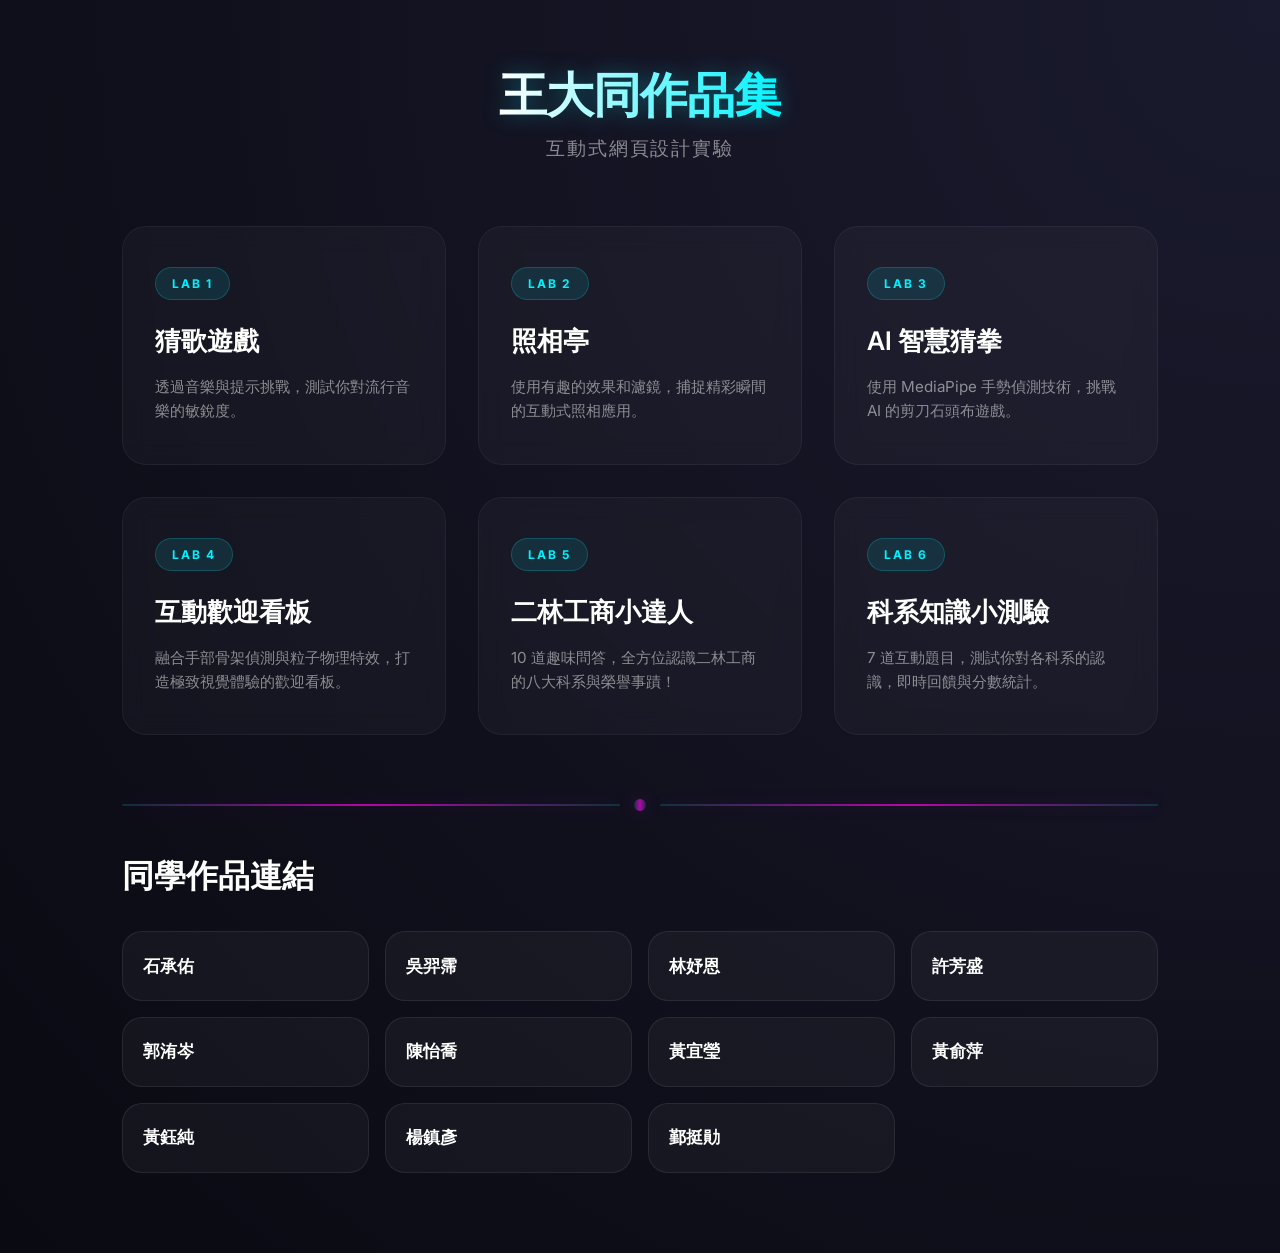
<file: index.html>
<!DOCTYPE html>
<html lang="zh-TW">
<head>
    <meta charset="UTF-8">
    <meta name="viewport" content="width=device-width, initial-scale=1.0">
    <title>IM Web Labs</title>
    <link rel="preconnect" href="https://fonts.googleapis.com">
    <link rel="preconnect" href="https://fonts.gstatic.com" crossorigin>
    <link href="https://fonts.googleapis.com/css2?family=Inter:wght@400;600&display=swap" rel="stylesheet">
    <link rel="stylesheet" href="style.css">
</head>
<body>

    <div class="header">
        <h1>王大同作品集</h1>
        <p>互動式網頁設計實驗</p>
    </div>

    <div class="grid">
        <a href="lab1/index.html" class="card">
            <span class="card-tag">Lab 1</span>
            <h2>猜歌遊戲</h2>
            <p>透過音樂與提示挑戰，測試你對流行音樂的敏銳度。</p>
        </a>

        <a href="lab2/index.html" class="card">
            <span class="card-tag">Lab 2</span>
            <h2>照相亭</h2>
            <p>使用有趣的效果和濾鏡，捕捉精彩瞬間的互動式照相應用。</p>
        </a>

        <a href="lab3/index.html" class="card">
            <span class="card-tag">Lab 3</span>
            <h2>AI 智慧猜拳</h2>
            <p>使用 MediaPipe 手勢偵測技術，挑戰 AI 的剪刀石頭布遊戲。</p>
        </a>

        <a href="lab4/index.html" class="card">
            <span class="card-tag">Lab 4</span>
            <h2>互動歡迎看板</h2>
            <p>融合手部骨架偵測與粒子物理特效，打造極致視覺體驗的歡迎看板。</p>
        </a>

        <a href="lab5/index.html" class="card">
            <span class="card-tag">Lab 5</span>
            <h2>二林工商小達人</h2>
            <p>10 道趣味問答，全方位認識二林工商的八大科系與榮譽事蹟！</p>
        </a>

        <a href="lab6/index.html" class="card">
            <span class="card-tag">Lab 6</span>
            <h2>科系知識小測驗</h2>
            <p>7 道互動題目，測試你對各科系的認識，即時回饋與分數統計。</p>
        </a>
    </div>

    <section class="student-section">
        <div class="section-divider" aria-hidden="true">
            <span></span>
            <span></span>
            <span></span>
        </div>
        <div class="section-heading">
            <h2>同學作品連結</h2>
        </div>

        <div class="student-grid">
            <a href="https://s316102-debug.github.io/imweb/" class="student-card" target="_blank" rel="noopener noreferrer">
                <h3>石承佑</h3>
            </a>
            <a href="https://s316105-cpu.github.io/imweb/" class="student-card" target="_blank" rel="noopener noreferrer">
                <h3>吳羿霈</h3>
            </a>
            <a href="https://s316106-cloud.github.io/imweb/" class="student-card" target="_blank" rel="noopener noreferrer">
                <h3>林妤恩</h3>
            </a>
            <a href="https://s316114-ops.github.io/imweb" class="student-card" target="_blank" rel="noopener noreferrer">
                <h3>許芳盛</h3>
            </a>
            <a href="https://s316117-hue.github.io/imweb" class="student-card" target="_blank" rel="noopener noreferrer">
                <h3>郭洧岑</h3>
            </a>
            <a href="https://pinky1129.github.io/imweb" class="student-card" target="_blank" rel="noopener noreferrer">
                <h3>陳怡喬</h3>
            </a>
            <a href="https://hyy-end.github.io/imweb" class="student-card" target="_blank" rel="noopener noreferrer">
                <h3>黃宜瑩</h3>
            </a>
            <a href="https://s316122-spec.github.io/imweb" class="student-card" target="_blank" rel="noopener noreferrer">
                <h3>黃俞萍</h3>
            </a>
            <a href="https://s316124-cpu.github.io/imweb" class="student-card" target="_blank" rel="noopener noreferrer">
                <h3>黃鈺純</h3>
            </a>
            <a href="https://s316126-max.github.io/imweb" class="student-card" target="_blank" rel="noopener noreferrer">
                <h3>楊鎮彥</h3>
            </a>
            <a href="https://s316128-crypto.github.io/IMWEB" class="student-card" target="_blank" rel="noopener noreferrer">
                <h3>鄞挺勛</h3>
            </a>
        </div>
    </section>

</body>
</html>
</file>
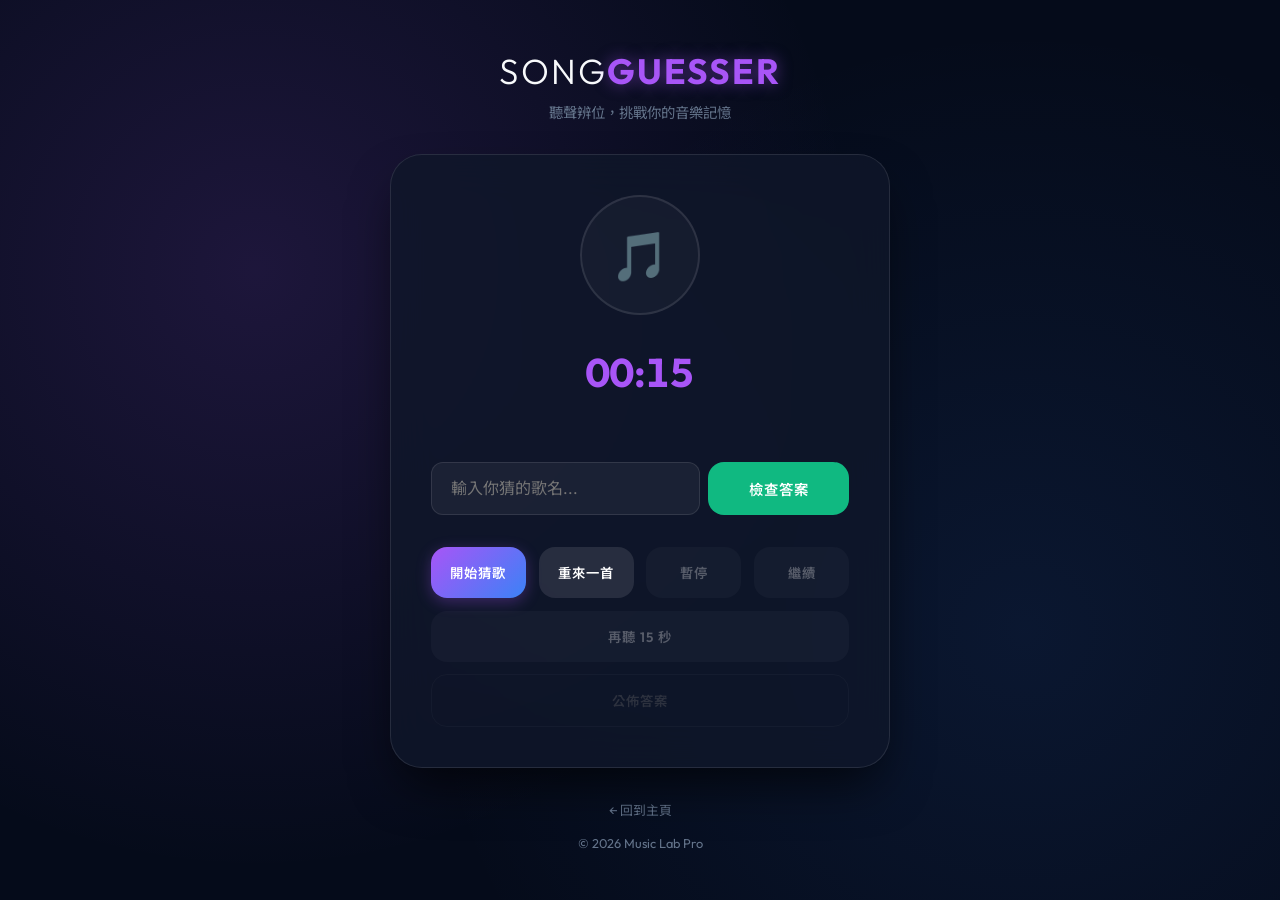
<file: lab1/index.html>
<!DOCTYPE html>
<html lang="zh-TW">
<head>
    <meta charset="UTF-8">
    <meta name="viewport" content="width=device-width, initial-scale=1.0">
    <title>Song Guesser | 猜歌挑戰</title>
    <meta name="description" content="挑戰你的聽力！15秒猜出正確歌名。">
    <link rel="preconnect" href="https://fonts.googleapis.com">
    <link rel="preconnect" href="https://fonts.gstatic.com" crossorigin>
    <link href="https://fonts.googleapis.com/css2?family=Outfit:wght@300;400;600&family=Noto+Sans+TC:wght@300;400;700&display=swap" rel="stylesheet">
    <link rel="stylesheet" href="style.css">
</head>
<body>
    <div class="game-container">
        <header>
            <h1>SONG<span>GUESSER</span></h1>
            <p>聽聲辨位，挑戰你的音樂記憶</p>
        </header>

        <main>
            <div class="player-card">
                <div class="audio-visualizer">
                    <div id="visualizer-bar" class="visualizer-bar"></div>
                    <div class="status-icon" id="status-icon">🎵</div>
                </div>

                <div class="info-section">
                    <div id="timer-display" class="timer-display">00:15</div>
                    <div id="answer-display" class="answer-display hidden">正確答案：<span>---</span></div>
                </div>

                <div class="input-section">
                    <div class="input-group">
                        <input type="text" id="guess-input" placeholder="輸入你猜的歌名..." autocomplete="off">
                        <button id="btn-check" class="btn btn-check">檢查答案</button>
                    </div>
                </div>

                <div class="controls">
                    <div class="control-row">
                        <button id="btn-start" class="btn btn-primary">開始猜歌</button>
                        <button id="btn-restart" class="btn btn-secondary">重來一首</button>
                        <button id="btn-pause" class="btn btn-secondary" disabled>暫停</button>
                        <button id="btn-resume" class="btn btn-secondary" disabled>繼續</button>
                    </div>
                    <button id="btn-more" class="btn btn-secondary" disabled>再聽 15 秒</button>
                    <button id="btn-show" class="btn btn-accent" disabled>公佈答案</button>
                </div>
            </div>
        </main>

        <footer>
            <a href="../index.html" class="back-link">← 回到主頁</a>
            <p>&copy; 2026 Music Lab Pro</p>
        </footer>
    </div>

    <script src="script.js"></script>
</body>
</html>
</file>
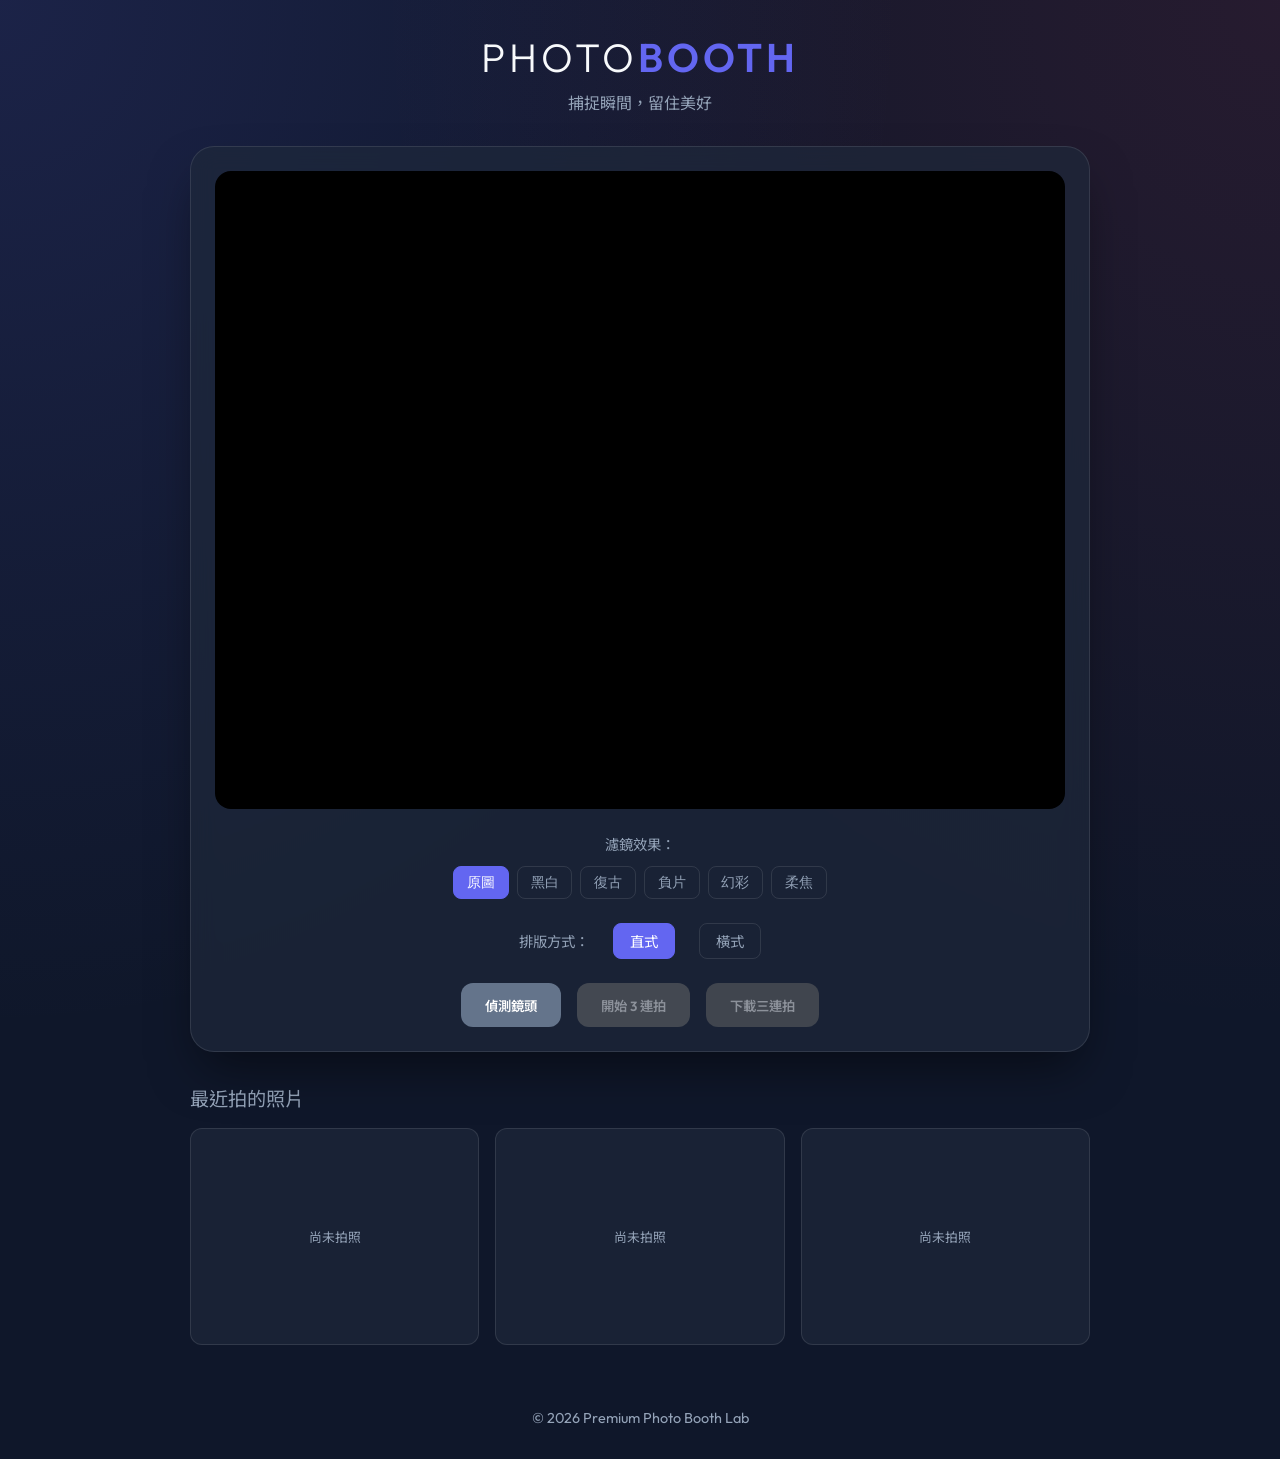
<file: lab2/index.html>
<!DOCTYPE html>
<html lang="zh-TW">
<head>
    <meta charset="UTF-8">
    <meta name="viewport" content="width=device-width, initial-scale=1.0">
    <title>Premium Photo Booth | 質感相片亭</title>
    <meta name="description" content="一個質感簡約的網頁相片亭，支援三連拍與自動合成功能。">
    <link rel="preconnect" href="https://fonts.googleapis.com">
    <link rel="preconnect" href="https://fonts.gstatic.com" crossorigin>
    <link href="https://fonts.googleapis.com/css2?family=Outfit:wght@300;400;600&family=Noto+Sans+TC:wght@300;400;700&display=swap" rel="stylesheet">
    <link rel="stylesheet" href="style.css">
</head>
<body>
    <div class="app-container">
        <header>
            <h1>PHOTO<span>BOOTH</span></h1>
            <p>捕捉瞬間，留住美好</p>
        </header>

        <main>
            <div class="camera-section">
                <div class="video-wrapper">
                    <video id="video" autoplay playsinline></video>
                    <div id="countdown" class="countdown-overlay"></div>
                    <div id="flash" class="flash-effect"></div>
                </div>
                
                <div class="filters-container">
                    <span>濾鏡效果：</span>
                    <div class="filter-options">
                        <button class="filter-btn active" data-filter="none">原圖</button>
                        <button class="filter-btn" data-filter="grayscale(100%)">黑白</button>
                        <button class="filter-btn" data-filter="sepia(100%)">復古</button>
                        <button class="filter-btn" data-filter="invert(100%)">負片</button>
                        <button class="filter-btn" data-filter="hue-rotate(90deg)">幻彩</button>
                        <button class="filter-btn" data-filter="blur(3px)">柔焦</button>
                    </div>
                </div>

                <div class="layout-selection">
                    <span>排版方式：</span>
                    <label class="radio-container">
                        <input type="radio" name="layout" value="vertical" checked>
                        <span class="checkmark">直式</span>
                    </label>
                    <label class="radio-container">
                        <input type="radio" name="layout" value="horizontal">
                        <span class="checkmark">橫式</span>
                    </label>
                </div>

                <div class="controls">
                    <button id="btn-detect" class="btn btn-secondary">偵測鏡頭</button>
                    <button id="btn-start" class="btn btn-primary" disabled>開始 3 連拍</button>
                    <button id="btn-download" class="btn btn-accent" disabled>下載三連拍</button>
                </div>
            </div>

            <section class="gallery-section">
                <h2>最近拍的照片</h2>
                <div id="gallery" class="gallery-grid">
                    <div class="placeholder">尚未拍照</div>
                    <div class="placeholder">尚未拍照</div>
                    <div class="placeholder">尚未拍照</div>
                </div>
            </section>
        </main>

        <footer>
            <p>&copy; 2026 Premium Photo Booth Lab</p>
        </footer>
    </div>

    <!-- Hidden canvas for processing -->
    <canvas id="capture-canvas" style="display: none;"></canvas>
    
    <script src="script.js"></script>
</body>
</html>
</file>
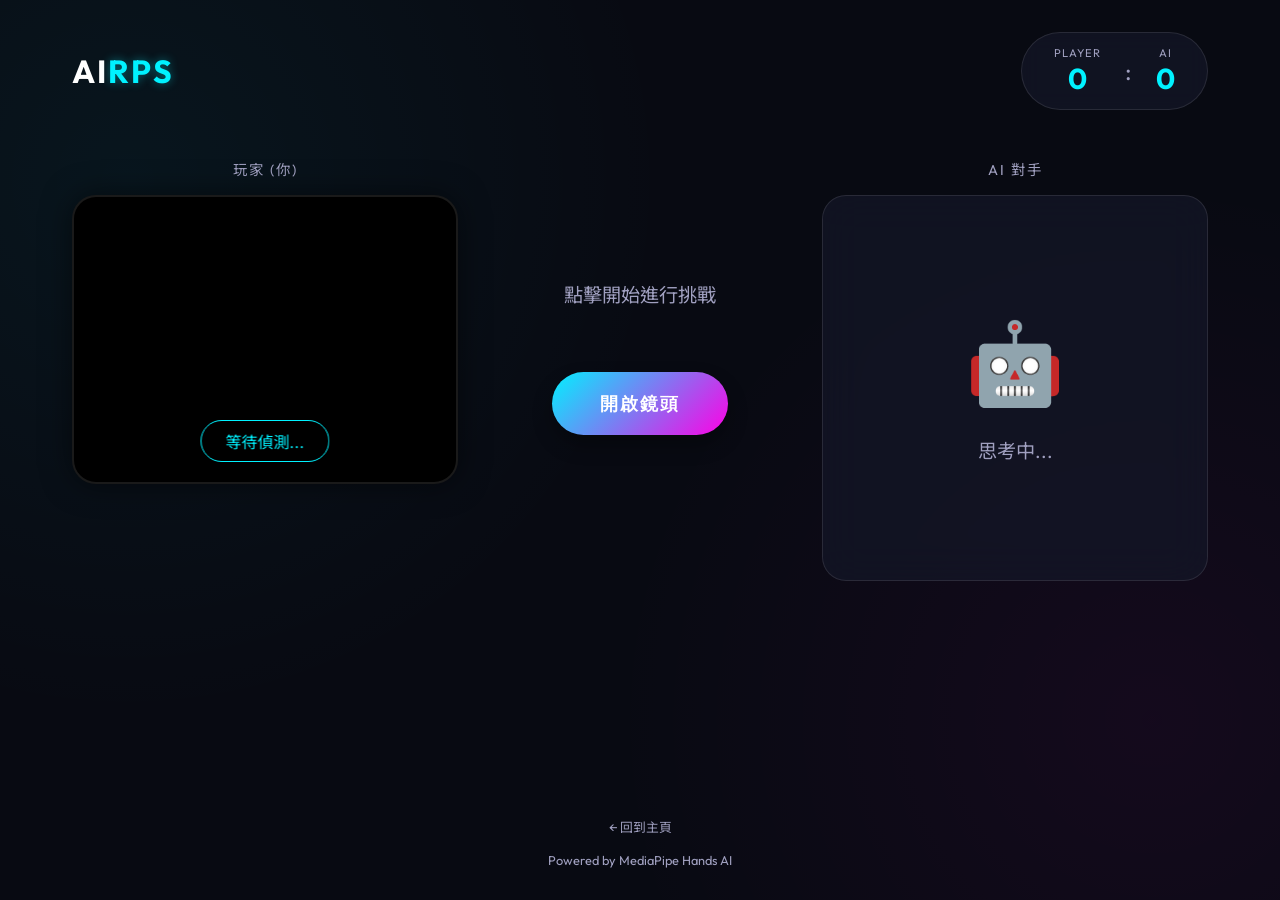
<file: lab3/index.html>
<!DOCTYPE html>
<html lang="zh-TW">
<head>
    <meta charset="UTF-8">
    <meta name="viewport" content="width=device-width, initial-scale=1.0">
    <title>AI RPS | 智慧猜拳</title>
    <meta name="description" content="使用 MediaPipe AI 技術的互動剪刀石頭布遊戲。">
    
    <link rel="preconnect" href="https://fonts.googleapis.com">
    <link rel="preconnect" href="https://fonts.gstatic.com" crossorigin>
    <link href="https://fonts.googleapis.com/css2?family=Outfit:wght@300;400;700&family=Noto+Sans+TC:wght@300;400;700&display=swap" rel="stylesheet">
    <link rel="stylesheet" href="style.css">
</head>
<body>
    <div class="app-container">
        <header>
            <div class="logo">AI<span>RPS</span></div>
            <div class="scoreboard">
                <div class="score-item">
                    <span class="label">PLAYER</span>
                    <span id="player-score" class="value">0</span>
                </div>
                <div class="divider">:</div>
                <div class="score-item">
                    <span class="label">AI</span>
                    <span id="ai-score" class="value">0</span>
                </div>
            </div>
        </header>

        <main>
            <div class="game-layout">
                <!-- User View -->
                <div class="view-panel player-view">
                    <div class="view-label">玩家 (你)</div>
                    <div class="video-wrapper">
                        <video id="webcam" autoplay playsinline></video>
                        <canvas id="output_canvas"></canvas>
                        <div id="gesture-overlay" class="gesture-name">等待偵測...</div>
                    </div>
                </div>

                <!-- Game Center -->
                <div class="center-panel">
                    <div id="status-msg" class="status-msg">點擊開始進行挑戰</div>
                    <div id="countdown" class="countdown-display"></div>
                    <div id="game-controls">
                        <button id="btn-cam" class="btn-main">開啟鏡頭</button>
                        <button id="btn-start" class="btn-main" style="display: none;">開始遊戲</button>
                    </div>
                </div>

                <!-- AI View -->
                <div class="view-panel ai-view">
                    <div class="view-label">AI 對手</div>
                    <div class="ai-card" id="ai-card">
                        <div class="ai-icon" id="ai-icon">🤖</div>
                        <div class="ai-choice-name" id="ai-choice-text">思考中...</div>
                    </div>
                </div>
            </div>
        </main>

        <footer>
            <a href="../index.html" class="back-link">← 回到主頁</a>
            <p>Powered by MediaPipe Hands AI</p>
        </footer>
    </div>

    <!-- MediaPipe Tasks Vision SDK -->
    <script src="script.js" defer></script>
</body>
</html>
</file>
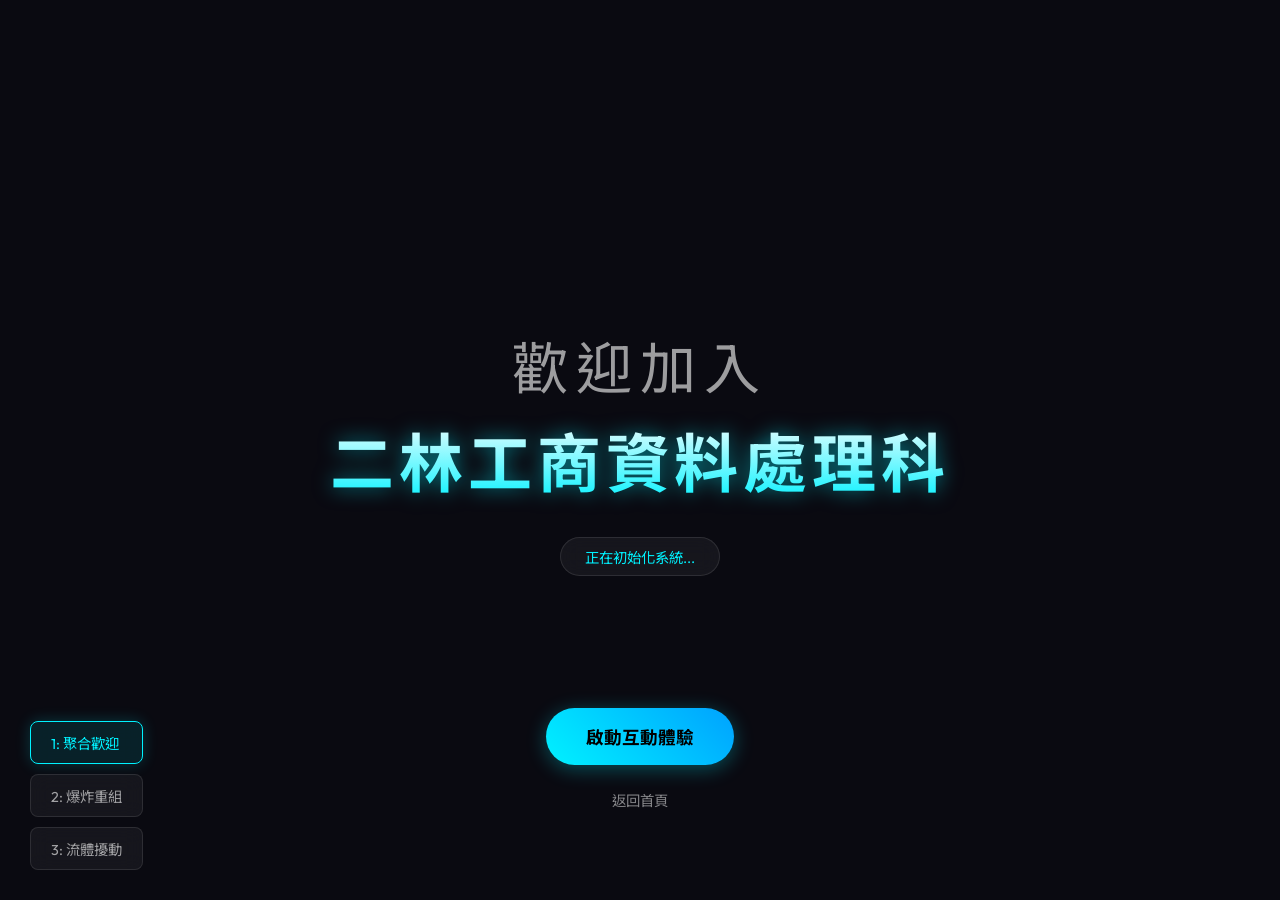
<file: lab4/index.html>
<!DOCTYPE html>
<html lang="zh-TW">
<head>
    <meta charset="UTF-8">
    <meta name="viewport" content="width=device-width, initial-scale=1.0">
    <title>歡迎看板 | 二林工商資料處理科</title>
    <link rel="preconnect" href="https://fonts.googleapis.com">
    <link rel="preconnect" href="https://fonts.gstatic.com" crossorigin>
    <link href="https://fonts.googleapis.com/css2?family=Outfit:wght@300;400;700&family=Noto+Sans+TC:wght@300;400;700&display=swap" rel="stylesheet">
    <link rel="stylesheet" href="style.css">
</head>
<body>
    <div class="app-container">
        <!-- 粒子背景層 -->
        <canvas id="particle-canvas"></canvas>
        
        <!-- 內容層 -->
        <main class="content">
            <h1 class="welcome-text">歡迎加入</h1>
            <h2 class="sub-text">二林工商資料處理科</h2>
            
            <div class="status-badge" id="status-badge">
                正在初始化系統...
            </div>
        </main>

        <!-- 隱藏的影像處理層 -->
        <div class="video-container" style="display: none;">
            <video id="webcam" autoplay playsinline></video>
        </div>

        <div class="mode-selector">
            <button class="mode-btn active" data-mode="1">1: 聚合歡迎</button>
            <button class="mode-btn" data-mode="2">2: 爆炸重組</button>
            <button class="mode-btn" data-mode="3">3: 流體擾動</button>
        </div>

        <div class="controls">
            <button id="btn-start" class="btn-primary">啟動互動體驗</button>
            <a href="../index.html" class="back-link">返回首頁</a>
        </div>
    </div>

    <!-- MediaPipe Tasks Vision SDK -->
    <script src="script.js" defer></script>
</body>
</html>
</file>
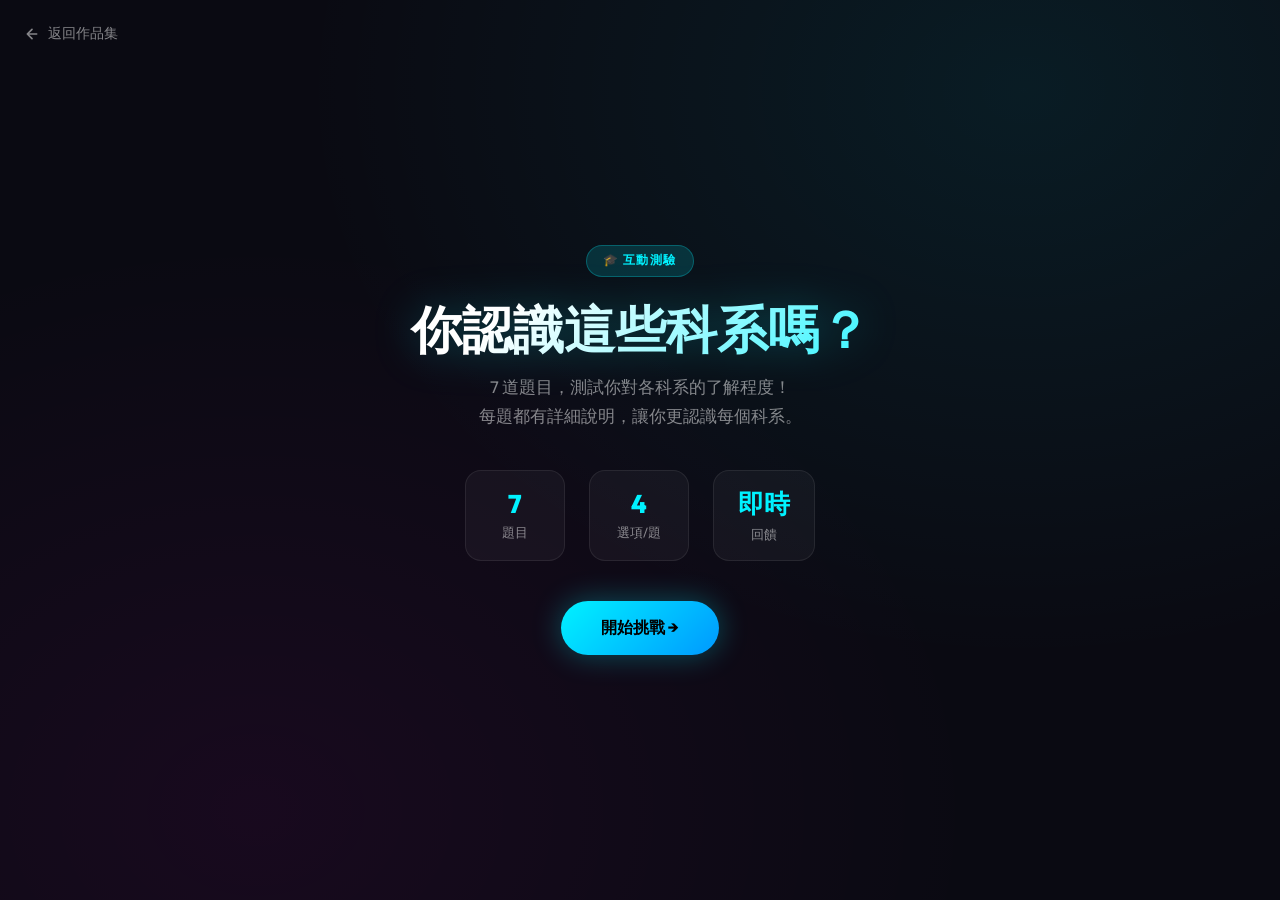
<file: lab6/index.html>
<!DOCTYPE html>
<html lang="zh-TW">
<head>
  <meta charset="UTF-8">
  <meta name="viewport" content="width=device-width, initial-scale=1.0">
  <title>科系知識小測驗 | Lab 6</title>
  <meta name="description" content="互動式科系知識小測驗，測試你對各科系的了解程度！">
  <link rel="preconnect" href="https://fonts.googleapis.com">
  <link rel="preconnect" href="https://fonts.gstatic.com" crossorigin>
  <link href="https://fonts.googleapis.com/css2?family=Outfit:wght@400;500;600;700;800&display=swap" rel="stylesheet">
  <style>
    :root {
      --bg: #0a0a12;
      --surface: rgba(255,255,255,0.04);
      --surface-hover: rgba(255,255,255,0.08);
      --border: rgba(255,255,255,0.08);
      --accent: #00f2ff;
      --accent-dim: rgba(0,242,255,0.15);
      --pink: #ff00e5;
      --green: #00ff88;
      --red: #ff4466;
      --text: #ffffff;
      --text-muted: rgba(255,255,255,0.5);
    }

    * { box-sizing: border-box; margin: 0; padding: 0; }

    body {
      font-family: 'Outfit', system-ui, sans-serif;
      background: var(--bg);
      background-image:
        radial-gradient(ellipse at 80% 10%, rgba(0,242,255,0.08) 0%, transparent 50%),
        radial-gradient(ellipse at 20% 90%, rgba(255,0,229,0.06) 0%, transparent 50%);
      color: var(--text);
      min-height: 100vh;
      display: flex;
      flex-direction: column;
      align-items: center;
      justify-content: center;
      padding: 2rem 1rem;
      overflow-x: hidden;
    }

    /* ── Back link ── */
    .back-btn {
      position: fixed;
      top: 1.5rem;
      left: 1.5rem;
      display: flex;
      align-items: center;
      gap: 0.5rem;
      color: var(--text-muted);
      text-decoration: none;
      font-size: 0.85rem;
      font-weight: 500;
      transition: color 0.2s;
      z-index: 100;
    }
    .back-btn:hover { color: var(--accent); }
    .back-btn svg { width: 16px; height: 16px; }

    /* ── Screens ── */
    .screen {
      width: 100%;
      max-width: 700px;
      animation: fadeUp 0.5s ease-out both;
    }
    .screen.hidden { display: none; }

    @keyframes fadeUp {
      from { opacity: 0; transform: translateY(24px); }
      to   { opacity: 1; transform: translateY(0); }
    }

    /* ══════════════════════════════
       START SCREEN
    ══════════════════════════════ */
    #start-screen {
      text-align: center;
    }

    .badge {
      display: inline-flex;
      align-items: center;
      gap: 0.4rem;
      font-size: 0.75rem;
      font-weight: 700;
      color: var(--accent);
      background: var(--accent-dim);
      border: 1px solid rgba(0,242,255,0.25);
      border-radius: 100px;
      padding: 0.4rem 1rem;
      text-transform: uppercase;
      letter-spacing: 0.12em;
      margin-bottom: 1.5rem;
    }

    .start-title {
      font-size: clamp(2rem, 6vw, 3.2rem);
      font-weight: 800;
      line-height: 1.1;
      margin-bottom: 1rem;
      background: linear-gradient(135deg, #fff 30%, var(--accent));
      -webkit-background-clip: text;
      -webkit-text-fill-color: transparent;
      filter: drop-shadow(0 0 20px rgba(0,242,255,0.25));
    }

    .start-desc {
      color: var(--text-muted);
      font-size: 1.05rem;
      line-height: 1.7;
      max-width: 480px;
      margin: 0 auto 2.5rem;
    }

    .stats-row {
      display: flex;
      justify-content: center;
      gap: 1.5rem;
      margin-bottom: 2.5rem;
      flex-wrap: wrap;
    }
    .stat-chip {
      display: flex;
      flex-direction: column;
      align-items: center;
      gap: 0.25rem;
      background: var(--surface);
      border: 1px solid var(--border);
      border-radius: 16px;
      padding: 1rem 1.5rem;
      min-width: 100px;
    }
    .stat-chip .num { font-size: 1.6rem; font-weight: 800; color: var(--accent); }
    .stat-chip .lbl { font-size: 0.8rem; color: var(--text-muted); }

    .btn-primary {
      display: inline-flex;
      align-items: center;
      gap: 0.6rem;
      background: linear-gradient(135deg, var(--accent), #0099ff);
      color: #000;
      font-family: inherit;
      font-size: 1rem;
      font-weight: 700;
      border: none;
      border-radius: 100px;
      padding: 1rem 2.5rem;
      cursor: pointer;
      transition: all 0.3s cubic-bezier(0.175, 0.885, 0.32, 1.275);
      box-shadow: 0 0 30px rgba(0,242,255,0.3);
    }
    .btn-primary:hover {
      transform: scale(1.06);
      box-shadow: 0 0 50px rgba(0,242,255,0.5);
    }
    .btn-primary:active { transform: scale(0.97); }

    /* ══════════════════════════════
       QUIZ SCREEN
    ══════════════════════════════ */
    #quiz-screen {
      display: flex;
      flex-direction: column;
      gap: 1.5rem;
    }
    #quiz-screen.hidden { display: none; }

    /* Progress bar */
    .progress-wrapper {
      display: flex;
      flex-direction: column;
      gap: 0.6rem;
    }
    .progress-meta {
      display: flex;
      justify-content: space-between;
      font-size: 0.85rem;
      color: var(--text-muted);
    }
    .progress-bar-bg {
      width: 100%;
      height: 6px;
      background: var(--surface);
      border-radius: 100px;
      overflow: hidden;
    }
    .progress-bar-fill {
      height: 100%;
      background: linear-gradient(90deg, var(--accent), #0099ff);
      border-radius: 100px;
      transition: width 0.5s cubic-bezier(0.4, 0, 0.2, 1);
      box-shadow: 0 0 10px rgba(0,242,255,0.5);
    }

    /* Score chip */
    .score-chip {
      display: inline-flex;
      align-items: center;
      gap: 0.35rem;
      font-size: 0.8rem;
      font-weight: 600;
      color: var(--accent);
    }

    /* Question card */
    .question-card {
      background: var(--surface);
      border: 1px solid var(--border);
      border-radius: 24px;
      padding: 2rem;
      position: relative;
      overflow: hidden;
    }
    .question-card::before {
      content: '';
      position: absolute;
      inset: 0;
      background: linear-gradient(135deg, rgba(0,242,255,0.03), transparent 60%);
      pointer-events: none;
    }

    .q-dept-badge {
      display: inline-flex;
      align-items: center;
      gap: 0.4rem;
      font-size: 0.8rem;
      font-weight: 600;
      color: var(--pink);
      background: rgba(255,0,229,0.1);
      border: 1px solid rgba(255,0,229,0.2);
      border-radius: 100px;
      padding: 0.35rem 0.9rem;
      margin-bottom: 1.2rem;
    }

    .q-text {
      font-size: clamp(1.1rem, 3vw, 1.35rem);
      font-weight: 600;
      line-height: 1.5;
    }

    /* Options grid */
    .options-grid {
      display: grid;
      grid-template-columns: 1fr 1fr;
      gap: 0.9rem;
    }
    @media (max-width: 480px) {
      .options-grid { grid-template-columns: 1fr; }
    }

    .option-btn {
      background: var(--surface);
      border: 1.5px solid var(--border);
      border-radius: 16px;
      padding: 1rem 1.2rem;
      color: var(--text);
      font-family: inherit;
      font-size: 0.95rem;
      font-weight: 500;
      text-align: left;
      cursor: pointer;
      transition: all 0.2s ease;
      display: flex;
      align-items: center;
      gap: 0.7rem;
      position: relative;
      overflow: hidden;
    }
    .option-btn .opt-letter {
      flex-shrink: 0;
      width: 28px;
      height: 28px;
      border-radius: 8px;
      background: rgba(255,255,255,0.06);
      border: 1px solid var(--border);
      display: flex;
      align-items: center;
      justify-content: center;
      font-size: 0.8rem;
      font-weight: 700;
      color: var(--text-muted);
      transition: all 0.2s;
    }
    .option-btn:hover:not(:disabled) {
      border-color: rgba(0,242,255,0.4);
      background: var(--surface-hover);
      transform: translateY(-2px);
    }
    .option-btn:hover:not(:disabled) .opt-letter {
      background: var(--accent-dim);
      border-color: var(--accent);
      color: var(--accent);
    }

    /* Answer states */
    .option-btn.correct {
      border-color: var(--green);
      background: rgba(0,255,136,0.1);
      animation: popIn 0.4s ease;
    }
    .option-btn.correct .opt-letter {
      background: rgba(0,255,136,0.2);
      border-color: var(--green);
      color: var(--green);
    }
    .option-btn.wrong {
      border-color: var(--red);
      background: rgba(255,68,102,0.1);
      animation: shake 0.4s ease;
    }
    .option-btn.wrong .opt-letter {
      background: rgba(255,68,102,0.2);
      border-color: var(--red);
      color: var(--red);
    }
    .option-btn:disabled { cursor: default; transform: none !important; }

    @keyframes popIn {
      0%   { transform: scale(1); }
      50%  { transform: scale(1.03); }
      100% { transform: scale(1); }
    }
    @keyframes shake {
      0%,100% { transform: translateX(0); }
      25%      { transform: translateX(-6px); }
      75%      { transform: translateX(6px); }
    }

    /* Feedback panel */
    .feedback-panel {
      border-radius: 16px;
      padding: 1.1rem 1.3rem;
      font-size: 0.9rem;
      line-height: 1.6;
      display: none;
      align-items: flex-start;
      gap: 0.8rem;
      animation: fadeUp 0.3s ease;
    }
    .feedback-panel.show { display: flex; }
    .feedback-panel.correct-fb {
      background: rgba(0,255,136,0.08);
      border: 1px solid rgba(0,255,136,0.25);
    }
    .feedback-panel.wrong-fb {
      background: rgba(255,68,102,0.08);
      border: 1px solid rgba(255,68,102,0.25);
    }
    .feedback-panel .fb-icon { font-size: 1.3rem; flex-shrink: 0; margin-top: 1px; }
    .feedback-panel .fb-body {}
    .feedback-panel .fb-title { font-weight: 700; margin-bottom: 0.3rem; }
    .feedback-panel.correct-fb .fb-title { color: var(--green); }
    .feedback-panel.wrong-fb   .fb-title { color: var(--red); }
    .feedback-panel .fb-desc { color: var(--text-muted); }

    /* Next button */
    .btn-next {
      align-self: flex-end;
      display: flex;
      align-items: center;
      gap: 0.5rem;
      background: linear-gradient(135deg, var(--accent), #0099ff);
      color: #000;
      font-family: inherit;
      font-size: 0.95rem;
      font-weight: 700;
      border: none;
      border-radius: 100px;
      padding: 0.8rem 2rem;
      cursor: pointer;
      transition: all 0.3s ease;
      box-shadow: 0 0 20px rgba(0,242,255,0.25);
      display: none;
    }
    .btn-next.show { display: flex; }
    .btn-next:hover { transform: scale(1.05); box-shadow: 0 0 35px rgba(0,242,255,0.45); }

    /* ══════════════════════════════
       RESULT SCREEN
    ══════════════════════════════ */
    #result-screen {
      text-align: center;
    }
    #result-screen.hidden { display: none; }

    .result-emoji {
      font-size: 5rem;
      margin-bottom: 1rem;
      filter: drop-shadow(0 0 20px rgba(0,242,255,0.4));
      animation: bounce 1s ease infinite alternate;
    }
    @keyframes bounce {
      from { transform: translateY(0); }
      to   { transform: translateY(-10px); }
    }

    .result-title {
      font-size: clamp(1.6rem, 5vw, 2.2rem);
      font-weight: 800;
      margin-bottom: 0.5rem;
      background: linear-gradient(135deg, #fff, var(--accent));
      -webkit-background-clip: text;
      -webkit-text-fill-color: transparent;
    }
    .result-subtitle {
      color: var(--text-muted);
      font-size: 1rem;
      margin-bottom: 2rem;
    }

    .score-display {
      display: inline-block;
      font-size: clamp(3rem, 10vw, 4.5rem);
      font-weight: 800;
      background: linear-gradient(135deg, var(--accent), var(--pink));
      -webkit-background-clip: text;
      -webkit-text-fill-color: transparent;
      filter: drop-shadow(0 0 20px rgba(0,242,255,0.4));
      margin-bottom: 2rem;
    }
    .score-max { font-size: 0.4em; color: var(--text-muted); -webkit-text-fill-color: rgba(255,255,255,0.4); }

    .review-list {
      display: flex;
      flex-direction: column;
      gap: 0.75rem;
      margin-bottom: 2.5rem;
      text-align: left;
    }
    .review-item {
      display: flex;
      align-items: center;
      gap: 0.75rem;
      background: var(--surface);
      border: 1px solid var(--border);
      border-radius: 14px;
      padding: 0.9rem 1.2rem;
      font-size: 0.9rem;
    }
    .review-item .ri-dept { font-weight: 700; flex: 1; }
    .review-item .ri-tag {
      font-size: 0.75rem;
      font-weight: 700;
      padding: 0.25rem 0.7rem;
      border-radius: 100px;
    }
    .review-item.ri-correct .ri-tag {
      background: rgba(0,255,136,0.15);
      color: var(--green);
      border: 1px solid rgba(0,255,136,0.3);
    }
    .review-item.ri-wrong .ri-tag {
      background: rgba(255,68,102,0.15);
      color: var(--red);
      border: 1px solid rgba(255,68,102,0.3);
    }

    .result-actions {
      display: flex;
      gap: 1rem;
      justify-content: center;
      flex-wrap: wrap;
    }
    .btn-secondary {
      display: inline-flex;
      align-items: center;
      gap: 0.5rem;
      background: var(--surface);
      border: 1.5px solid var(--border);
      color: var(--text);
      font-family: inherit;
      font-size: 0.95rem;
      font-weight: 600;
      border-radius: 100px;
      padding: 0.85rem 2rem;
      cursor: pointer;
      text-decoration: none;
      transition: all 0.2s;
    }
    .btn-secondary:hover {
      border-color: rgba(0,242,255,0.4);
      background: var(--surface-hover);
    }

    /* Confetti canvas */
    #confetti-canvas {
      position: fixed;
      inset: 0;
      pointer-events: none;
      z-index: 999;
    }
  </style>
</head>
<body>

  <canvas id="confetti-canvas"></canvas>

  <a href="../index.html" class="back-btn">
    <svg viewBox="0 0 24 24" fill="none" stroke="currentColor" stroke-width="2.5" stroke-linecap="round" stroke-linejoin="round">
      <path d="M19 12H5M12 5l-7 7 7 7"/>
    </svg>
    返回作品集
  </a>

  <!-- ── START SCREEN ── -->
  <section class="screen" id="start-screen">
    <div class="badge">🎓 互動測驗</div>
    <h1 class="start-title">你認識這些科系嗎？</h1>
    <p class="start-desc">
      7 道題目，測試你對各科系的了解程度！<br>
      每題都有詳細說明，讓你更認識每個科系。
    </p>
    <div class="stats-row">
      <div class="stat-chip">
        <span class="num">7</span>
        <span class="lbl">題目</span>
      </div>
      <div class="stat-chip">
        <span class="num">4</span>
        <span class="lbl">選項/題</span>
      </div>
      <div class="stat-chip">
        <span class="num">即時</span>
        <span class="lbl">回饋</span>
      </div>
    </div>
    <button class="btn-primary" id="start-btn" onclick="startQuiz()">
      開始挑戰 →
    </button>
  </section>

  <!-- ── QUIZ SCREEN ── -->
  <section class="screen hidden" id="quiz-screen">
    <!-- Progress -->
    <div class="progress-wrapper">
      <div class="progress-meta">
        <span id="q-counter">第 1 題，共 7 題</span>
        <span class="score-chip">⭐ <span id="score-display">0</span> 分</span>
      </div>
      <div class="progress-bar-bg">
        <div class="progress-bar-fill" id="progress-fill" style="width:0%"></div>
      </div>
    </div>

    <!-- Question card -->
    <div class="question-card">
      <div class="q-dept-badge" id="q-dept-badge">🏠 建築科</div>
      <p class="q-text" id="q-text">問題文字</p>
    </div>

    <!-- Options -->
    <div class="options-grid" id="options-grid">
      <!-- dynamically rendered -->
    </div>

    <!-- Feedback -->
    <div class="feedback-panel" id="feedback-panel">
      <span class="fb-icon" id="fb-icon">✅</span>
      <div class="fb-body">
        <div class="fb-title" id="fb-title">答對了！</div>
        <div class="fb-desc" id="fb-desc"></div>
      </div>
    </div>

    <!-- Next -->
    <button class="btn-next" id="next-btn" onclick="nextQuestion()">
      下一題 →
    </button>
  </section>

  <!-- ── RESULT SCREEN ── -->
  <section class="screen hidden" id="result-screen">
    <div class="result-emoji" id="result-emoji">🎉</div>
    <h1 class="result-title" id="result-title">太厲害了！</h1>
    <p class="result-subtitle" id="result-subtitle">你已完成所有題目</p>
    <div class="score-display" id="final-score">
      7<span class="score-max"> / 7</span>
    </div>

    <div class="review-list" id="review-list"></div>

    <div class="result-actions">
      <button class="btn-primary" onclick="restartQuiz()">再玩一次 🔄</button>
      <a href="../index.html" class="btn-secondary">回作品集 🏠</a>
    </div>
  </section>

  <script>
    const QUESTIONS = [
      {
        id: 1, department: "建築科", icon: "🏠", category: "工業類",
        question: "建築科的學生最有可能在學什麼？",
        options: ["設計房屋藍圖","烘焙蛋糕","照顧動物","製作服裝"],
        answer: 0, answerText: "設計房屋藍圖",
        description: "建築設計、工程製圖、房屋施工與測量。"
      },
      {
        id: 2, department: "室內空間設計科", icon: "🎨", category: "設計類",
        question: "室設科的學生最常做什麼？",
        options: ["設計房間與家具擺設","修理汽車","種植蔬菜","飼養魚類"],
        answer: 0, answerText: "設計房間與家具擺設",
        description: "室內設計、色彩搭配、3D繪圖與空間美學。"
      },
      {
        id: 3, department: "電機科", icon: "⚡", category: "工業類",
        question: "電機科主要在研究什麼？",
        options: ["電力與控制設備","餐飲料理","旅遊導覽","動畫配音"],
        answer: 0, answerText: "電力與控制設備",
        description: "配線、馬達控制、自動化設備與電力系統。"
      },
      {
        id: 4, department: "電子科", icon: "🤖", category: "科技類",
        question: "電子科學生最可能在做什麼？",
        options: ["研究電子電路與晶片","練習舞蹈表演","設計髮型","製作甜點"],
        answer: 0, answerText: "研究電子電路與晶片",
        description: "電子電路、智慧控制、單晶片與電子產品維修。"
      },
      {
        id: 5, department: "機械科", icon: "🔧", category: "工業類",
        question: "機械科最常接觸哪種設備？",
        options: ["車床與CNC機械","烤箱與咖啡機","相機與麥克風","顯微鏡與試管"],
        answer: 0, answerText: "車床與CNC機械",
        description: "金屬加工、機械製圖與機械操作。"
      },
      {
        id: 6, department: "商業經營科", icon: "💰", category: "商業類",
        question: "商經科學生最可能學習什麼？",
        options: ["行銷與經營管理","飛機駕駛","森林保育","醫療護理"],
        answer: 0, answerText: "行銷與經營管理",
        description: "商業管理、電子商務、行銷與創業。"
      },
      {
        id: 7, department: "資料處理科", icon: "💻", category: "資訊類",
        question: "資處科的學生最有可能在做什麼？",
        options: ["製作網站與多媒體作品","鋤頭與鏟子","吉他與鋼琴","烹飪鍋具"],
        answer: 0, answerText: "製作網站與多媒體作品",
        description: "網站設計、多媒體製作、文書處理、AI應用與數位科技。"
      }
    ];

    const LETTERS = ['A','B','C','D'];

    let currentIndex = 0;
    let score = 0;
    let answered = false;
    let results = []; // { correct: bool, dept, icon }

    /* ── Shuffle helper ── */
    function shuffle(arr) {
      const a = [...arr];
      for (let i = a.length - 1; i > 0; i--) {
        const j = Math.floor(Math.random() * (i + 1));
        [a[i], a[j]] = [a[j], a[i]];
      }
      return a;
    }

    let shuffledQuestions = [];

    function startQuiz() {
      shuffledQuestions = shuffle(QUESTIONS);
      currentIndex = 0;
      score = 0;
      answered = false;
      results = [];

      document.getElementById('start-screen').classList.add('hidden');
      const qs = document.getElementById('quiz-screen');
      qs.classList.remove('hidden');
      qs.style.animation = 'none';
      requestAnimationFrame(() => { qs.style.animation = ''; });

      renderQuestion();
    }

    function renderQuestion() {
      const q = shuffledQuestions[currentIndex];
      answered = false;

      // Progress
      const pct = (currentIndex / shuffledQuestions.length) * 100;
      document.getElementById('progress-fill').style.width = pct + '%';
      document.getElementById('q-counter').textContent =
        `第 ${currentIndex + 1} 題，共 ${shuffledQuestions.length} 題`;
      document.getElementById('score-display').textContent = score;

      // Dept badge & question
      document.getElementById('q-dept-badge').textContent = `${q.icon} ${q.department}`;
      document.getElementById('q-text').textContent = q.question;

      // Shuffle options display order
      const optionsWithIdx = q.options.map((text, i) => ({ text, i }));
      const shuffledOpts = shuffle(optionsWithIdx);

      const grid = document.getElementById('options-grid');
      grid.innerHTML = '';
      shuffledOpts.forEach((opt, pos) => {
        const btn = document.createElement('button');
        btn.className = 'option-btn';
        btn.id = `opt-${pos}`;
        btn.onclick = () => selectAnswer(btn, opt.i === q.answer, q);
        btn.innerHTML = `
          <span class="opt-letter">${LETTERS[pos]}</span>
          <span>${opt.text}</span>
        `;
        grid.appendChild(btn);
      });

      // Hide feedback & next
      const fp = document.getElementById('feedback-panel');
      fp.classList.remove('show','correct-fb','wrong-fb');
      const nb = document.getElementById('next-btn');
      nb.classList.remove('show');
      nb.textContent = currentIndex < shuffledQuestions.length - 1
        ? '下一題 →' : '查看結果 🏆';
      nb.onclick = currentIndex < shuffledQuestions.length - 1
        ? nextQuestion : showResults;
    }

    function selectAnswer(btn, isCorrect, q) {
      if (answered) return;
      answered = true;

      const allBtns = document.querySelectorAll('.option-btn');
      allBtns.forEach(b => b.disabled = true);

      if (isCorrect) {
        btn.classList.add('correct');
        score++;
        results.push({ correct: true, dept: q.department, icon: q.icon });
        showFeedback(true, q);
      } else {
        btn.classList.add('wrong');
        results.push({ correct: false, dept: q.department, icon: q.icon });
        // Highlight correct answer
        allBtns.forEach(b => {
          // Check if this btn is the correct one by comparing text
          const btnText = b.querySelector('span:last-child').textContent.trim();
          if (btnText === q.answerText) b.classList.add('correct');
        });
        showFeedback(false, q);
      }

      document.getElementById('score-display').textContent = score;
      document.getElementById('next-btn').classList.add('show');
    }

    function showFeedback(correct, q) {
      const fp = document.getElementById('feedback-panel');
      fp.classList.add('show', correct ? 'correct-fb' : 'wrong-fb');
      document.getElementById('fb-icon').textContent = correct ? '✅' : '❌';
      document.getElementById('fb-title').textContent = correct ? '答對了！🎉' : `正確答案是：${q.answerText}`;
      document.getElementById('fb-desc').textContent = q.description;
    }

    function nextQuestion() {
      currentIndex++;
      if (currentIndex >= shuffledQuestions.length) { showResults(); return; }
      const qs = document.getElementById('quiz-screen');
      qs.style.animation = 'none';
      requestAnimationFrame(() => { qs.style.animation = 'fadeUp 0.4s ease-out both'; });
      renderQuestion();
    }

    function showResults() {
      document.getElementById('quiz-screen').classList.add('hidden');
      const rs = document.getElementById('result-screen');
      rs.classList.remove('hidden');
      rs.style.animation = 'none';
      requestAnimationFrame(() => { rs.style.animation = ''; });

      const total = shuffledQuestions.length;
      const pct = score / total;

      // Emoji & title
      let emoji, title, subtitle;
      if (pct === 1)       { emoji = '🏆'; title = '滿分！完美表現！'; subtitle = '你對每個科系都瞭若指掌！'; launchConfetti(); }
      else if (pct >= 0.7) { emoji = '🎉'; title = '太厲害了！'; subtitle = '你對各科系有很深的認識！'; launchConfetti(); }
      else if (pct >= 0.4) { emoji = '🙂'; title = '還不錯哦！'; subtitle = '繼續學習，你會更厲害！'; }
      else                 { emoji = '📚'; title = '繼續加油！'; subtitle = '多了解各科系，下次一定更好！'; }

      document.getElementById('result-emoji').textContent = emoji;
      document.getElementById('result-title').textContent = title;
      document.getElementById('result-subtitle').textContent = subtitle;
      document.getElementById('final-score').innerHTML =
        `${score}<span class="score-max"> / ${total}</span>`;

      // Review list
      const list = document.getElementById('review-list');
      list.innerHTML = '';
      results.forEach(r => {
        const div = document.createElement('div');
        div.className = `review-item ${r.correct ? 'ri-correct' : 'ri-wrong'}`;
        div.innerHTML = `
          <span style="font-size:1.3rem">${r.icon}</span>
          <span class="ri-dept">${r.dept}</span>
          <span class="ri-tag">${r.correct ? '✓ 答對' : '✗ 答錯'}</span>
        `;
        list.appendChild(div);
      });
    }

    function restartQuiz() {
      document.getElementById('result-screen').classList.add('hidden');
      startQuiz();
    }

    /* ── Confetti ── */
    function launchConfetti() {
      const canvas = document.getElementById('confetti-canvas');
      const ctx = canvas.getContext('2d');
      canvas.width = window.innerWidth;
      canvas.height = window.innerHeight;

      const COLORS = ['#00f2ff','#ff00e5','#00ff88','#ffd700','#ff6b6b','#ffffff'];
      const particles = Array.from({ length: 120 }, () => ({
        x: Math.random() * canvas.width,
        y: -10 - Math.random() * canvas.height * 0.5,
        vx: (Math.random() - 0.5) * 4,
        vy: 2 + Math.random() * 4,
        size: 6 + Math.random() * 8,
        color: COLORS[Math.floor(Math.random() * COLORS.length)],
        angle: Math.random() * Math.PI * 2,
        spin: (Math.random() - 0.5) * 0.2,
        opacity: 1
      }));

      let frame;
      function draw() {
        ctx.clearRect(0, 0, canvas.width, canvas.height);
        let active = false;
        particles.forEach(p => {
          if (p.opacity <= 0) return;
          active = true;
          p.x += p.vx;
          p.y += p.vy;
          p.angle += p.spin;
          if (p.y > canvas.height * 0.8) p.opacity -= 0.02;

          ctx.save();
          ctx.translate(p.x, p.y);
          ctx.rotate(p.angle);
          ctx.globalAlpha = p.opacity;
          ctx.fillStyle = p.color;
          ctx.fillRect(-p.size / 2, -p.size / 4, p.size, p.size / 2);
          ctx.restore();
        });
        if (active) frame = requestAnimationFrame(draw);
        else ctx.clearRect(0, 0, canvas.width, canvas.height);
      }
      draw();
    }
  </script>
</body>
</html>
</file>
<file: style.css>
:root {
    --bg-color: #0a0a12;
    --text-color: #ffffff;
    --card-bg: rgba(255, 255, 255, 0.03);
    --accent-color: #00f2ff;
    --secondary-color: #ff00e5;
}

body {
    font-family: 'Outfit', 'Inter', system-ui, -apple-system, sans-serif;
    background-color: var(--bg-color);
    background: radial-gradient(circle at top right, #1a1a2e, #0a0a12);
    color: var(--text-color);
    margin: 0;
    padding: 0;
    display: flex;
    flex-direction: column;
    align-items: center;
    min-height: 100vh;
    overflow-x: hidden;
}

.header {
    text-align: center;
    margin: 4rem 0;
    animation: fadeInDown 1s ease-out;
}

.header h1 {
    font-size: 3rem;
    font-weight: 700;
    letter-spacing: -0.02em;
    margin: 0 0 0.5rem 0;
    background: linear-gradient(to right, #fff, var(--accent-color));
    -webkit-background-clip: text;
    -webkit-text-fill-color: transparent;
    filter: drop-shadow(0 0 10px rgba(0, 242, 255, 0.3));
}

.header p {
    color: rgba(255, 255, 255, 0.5);
    font-size: 1.2rem;
    margin: 0;
    letter-spacing: 0.1em;
}

.grid {
    display: grid;
    grid-template-columns: repeat(auto-fit, minmax(300px, 1fr));
    gap: 2rem;
    width: 100%;
    max-width: 1100px;
    padding: 0 2rem 4rem 2rem;
    box-sizing: border-box;
}

.student-section {
    width: 100%;
    max-width: 1100px;
    padding: 0 2rem 5rem 2rem;
    box-sizing: border-box;
}

.section-divider {
    display: flex;
    align-items: center;
    justify-content: center;
    gap: 0.9rem;
    margin: 0 0 2.75rem 0;
    width: 100%;
}

.section-divider span {
    display: block;
    border-radius: 999px;
    background: linear-gradient(90deg, rgba(0, 242, 255, 0.15), rgba(255, 0, 229, 0.7), rgba(0, 242, 255, 0.15));
    box-shadow: 0 0 18px rgba(255, 0, 229, 0.18);
}

.section-divider span:nth-child(1),
.section-divider span:nth-child(3) {
    flex: 1;
    height: 2px;
}

.section-divider span:nth-child(2) {
    width: 12px;
    height: 12px;
}

.section-heading {
    margin-bottom: 2rem;
}

.section-heading h2 {
    margin: 0;
    font-size: 2rem;
}

.student-grid {
    display: grid;
    grid-template-columns: repeat(auto-fit, minmax(220px, 1fr));
    gap: 1rem;
}

.student-card {
    display: block;
    padding: 1.4rem 1.25rem;
    border-radius: 20px;
    text-decoration: none;
    color: inherit;
    background: rgba(255, 255, 255, 0.04);
    border: 1px solid rgba(255, 255, 255, 0.08);
    transition: transform 0.25s ease, border-color 0.25s ease, background 0.25s ease;
}

.student-card:hover {
    transform: translateY(-6px);
    background: rgba(255, 255, 255, 0.07);
    border-color: rgba(255, 0, 229, 0.35);
}

.student-card h3 {
    margin: 0;
    font-size: 1.05rem;
    color: #fff;
}

.card {
    background: var(--card-bg);
    backdrop-filter: blur(12px);
    border-radius: 24px;
    padding: 2.5rem 2rem;
    text-decoration: none;
    color: inherit;
    border: 1px solid rgba(255, 255, 255, 0.05);
    transition: all 0.4s cubic-bezier(0.175, 0.885, 0.32, 1.275);
    position: relative;
    overflow: hidden;
    display: flex;
    flex-direction: column;
    align-items: flex-start;
}

.card::before {
    content: '';
    position: absolute;
    top: 0;
    left: 0;
    width: 100%;
    height: 100%;
    background: linear-gradient(45deg, transparent, rgba(0, 242, 255, 0.03), transparent);
    transform: translateX(-100%);
    transition: transform 0.6s;
}

.card:hover {
    transform: translateY(-10px);
    background: rgba(255, 255, 255, 0.06);
    border-color: rgba(0, 242, 255, 0.3);
    box-shadow: 0 20px 40px rgba(0, 0, 0, 0.4);
}

.card:hover::before {
    transform: translateX(100%);
}

.card-tag {
    font-size: 0.75rem;
    font-weight: 700;
    color: var(--accent-color);
    text-transform: uppercase;
    letter-spacing: 0.15em;
    background: rgba(0, 242, 255, 0.1);
    padding: 0.5rem 1rem;
    border-radius: 100px;
    margin-bottom: 1.5rem;
    border: 1px solid rgba(0, 242, 255, 0.2);
}

.card h2 {
    margin: 0 0 1rem 0;
    font-size: 1.6rem;
    font-weight: 600;
    color: #fff;
}

.card p {
    margin: 0;
    color: rgba(255, 255, 255, 0.5);
    font-size: 0.95rem;
    line-height: 1.6;
}

.card::after {
    content: "→";
    position: absolute;
    bottom: 2.5rem;
    right: 2rem;
    font-size: 1.5rem;
    color: var(--accent-color);
    opacity: 0;
    transform: translateX(-15px);
    transition: all 0.3s ease;
}

.card:hover::after {
    opacity: 1;
    transform: translateX(0);
}

@keyframes fadeInDown {
    from {
        opacity: 0;
        transform: translateY(-20px);
    }
    to {
        opacity: 1;
        transform: translateY(0);
    }
}

@media (max-width: 640px) {
    .header h1 {
        font-size: 2.2rem;
    }

    .grid {
        grid-template-columns: 1fr;
    }

    .student-section {
        padding-bottom: 4rem;
    }

    .section-heading h2 {
        font-size: 1.7rem;
    }
}
</file>
<file: lab1/style.css>
:root {
    --bg-color: #050b1a;
    --card-bg: rgba(15, 23, 42, 0.8);
    --primary: #a855f7;
    --primary-glow: rgba(168, 85, 247, 0.5);
    --secondary: #3b82f6;
    --accent: #10b981;
    --text-main: #f8fafc;
    --text-muted: #64748b;
    --glass-border: rgba(255, 255, 255, 0.1);
}

* {
    margin: 0;
    padding: 0;
    box-sizing: border-box;
}

body {
    font-family: 'Outfit', 'Noto Sans TC', sans-serif;
    background-color: var(--bg-color);
    background-image: 
        radial-gradient(circle at 20% 30%, rgba(168, 85, 247, 0.15) 0%, transparent 50%),
        radial-gradient(circle at 80% 70%, rgba(59, 130, 246, 0.1) 0%, transparent 50%);
    color: var(--text-main);
    min-height: 100vh;
    display: flex;
    justify-content: center;
    align-items: center;
    padding: 1rem;
}

.game-container {
    width: 100%;
    max-width: 500px;
    display: flex;
    flex-direction: column;
    gap: 2rem;
}

header {
    text-align: center;
}

header h1 {
    font-size: 2.2rem;
    letter-spacing: 2px;
    font-weight: 300;
}

header h1 span {
    font-weight: 700;
    color: var(--primary);
    text-shadow: 0 0 15px var(--primary-glow);
}

header p {
    color: var(--text-muted);
    margin-top: 0.5rem;
    font-size: 0.9rem;
}

.player-card {
    background: var(--card-bg);
    backdrop-filter: blur(20px);
    border: 1px solid var(--glass-border);
    border-radius: 32px;
    padding: 2.5rem;
    box-shadow: 0 25px 50px -12px rgba(0, 0, 0, 0.7);
    display: flex;
    flex-direction: column;
    align-items: center;
    gap: 2rem;
}

.audio-visualizer {
    position: relative;
    width: 120px;
    height: 120px;
    background: rgba(255, 255, 255, 0.03);
    border-radius: 50%;
    display: flex;
    align-items: center;
    justify-content: center;
    border: 2px solid var(--glass-border);
}

.status-icon {
    font-size: 3rem;
    z-index: 2;
}

.visualizer-bar {
    position: absolute;
    width: 100%;
    height: 100%;
    border-radius: 50%;
    border: 4px solid var(--primary);
    border-top-color: transparent;
    border-bottom-color: transparent;
    opacity: 0;
}

.playing .visualizer-bar {
    opacity: 1;
    animation: rotate 2s linear infinite;
}

.playing .status-icon {
    animation: pulse 1.5s ease-in-out infinite;
}

@keyframes rotate {
    from { transform: rotate(0deg); }
    to { transform: rotate(360deg); }
}

@keyframes pulse {
    0%, 100% { transform: scale(1); opacity: 0.8; }
    50% { transform: scale(1.1); opacity: 1; }
}

.info-section {
    text-align: center;
}

.timer-display {
    font-size: 2.5rem;
    font-weight: 700;
    font-variant-numeric: tabular-nums;
    color: var(--primary);
}

.answer-display {
    margin-top: 0.5rem;
    font-size: 1.1rem;
    color: var(--accent);
    min-height: 1.5rem;
    transition: all 0.3s ease;
}

.answer-display.hidden {
    opacity: 0;
    transform: translateY(10px);
}

.input-section {
    width: 100%;
}

.input-group {
    display: flex;
    gap: 0.5rem;
}

#guess-input {
    flex: 1;
    padding: 0.8rem 1.2rem;
    background: rgba(255, 255, 255, 0.05);
    border: 1px solid var(--glass-border);
    border-radius: 12px;
    color: white;
    font-family: inherit;
    font-size: 1rem;
    transition: all 0.3s ease;
}

.btn-check {
    width: auto;
    padding: 0 1rem;
    background: var(--accent);
    color: white;
    font-size: 0.9rem;
    border-radius: 12px;
}

.controls {
    display: flex;
    flex-direction: column;
    width: 100%;
    gap: 0.8rem;
}

.control-row {
    display: flex;
    gap: 0.8rem;
}

.control-row .btn {
    flex: 1;
}

.btn {
    width: 100%;
    padding: 1rem;
    border: none;
    border-radius: 16px;
    font-family: inherit;
    font-weight: 600;
    cursor: pointer;
    transition: all 0.2s ease;
    text-transform: uppercase;
    letter-spacing: 1px;
}

.btn:disabled {
    opacity: 0.3;
    cursor: not-allowed;
    filter: grayscale(1);
}

.btn-primary { 
    background: linear-gradient(135deg, var(--primary), var(--secondary));
    color: white;
    box-shadow: 0 4px 15px rgba(168, 85, 247, 0.3);
}

.btn-primary:hover:not(:disabled) {
    transform: translateY(-2px);
    box-shadow: 0 6px 20px rgba(168, 85, 247, 0.4);
}

.btn-secondary { background: rgba(255, 255, 255, 0.1); color: white; }
.btn-secondary:hover:not(:disabled) { background: rgba(255, 255, 255, 0.15); }

.btn-accent { background: transparent; color: var(--text-muted); border: 1px solid var(--glass-border); }
.btn-accent:hover:not(:disabled) { color: var(--accent); border-color: var(--accent); }

.hint {
    text-align: center;
    color: var(--text-muted);
    font-size: 0.8rem;
}

footer {
    text-align: center;
    display: flex;
    flex-direction: column;
    gap: 1rem;
    color: var(--text-muted);
    font-size: 0.8rem;
}

.back-link {
    color: var(--text-muted);
    text-decoration: none;
    transition: color 0.2s;
}

.back-link:hover {
    color: var(--primary);
}
</file>
<file: lab2/style.css>
:root {
    --bg-color: #0f172a;
    --card-bg: rgba(30, 41, 59, 0.7);
    --primary: #6366f1;
    --primary-hover: #4f46e5;
    --secondary: #64748b;
    --accent: #f43f5e;
    --text-main: #f8fafc;
    --text-muted: #94a3b8;
    --glass-border: rgba(255, 255, 255, 0.1);
}

* {
    margin: 0;
    padding: 0;
    box-sizing: border-box;
}

body {
    font-family: 'Outfit', 'Noto Sans TC', sans-serif;
    background-color: var(--bg-color);
    background-image: 
        radial-gradient(at 0% 0%, rgba(99, 102, 241, 0.15) 0px, transparent 50%),
        radial-gradient(at 100% 0%, rgba(244, 63, 94, 0.1) 0px, transparent 50%);
    color: var(--text-main);
    min-height: 100vh;
    display: flex;
    justify-content: center;
    padding: 2rem 1rem;
}

.app-container {
    width: 100%;
    max-width: 900px;
    display: flex;
    flex-direction: column;
    gap: 2rem;
}

header {
    text-align: center;
}

header h1 {
    font-size: 2.5rem;
    letter-spacing: 4px;
    font-weight: 300;
}

header h1 span {
    font-weight: 600;
    color: var(--primary);
}

header p {
    color: var(--text-muted);
    margin-top: 0.5rem;
}

main {
    display: flex;
    flex-direction: column;
    gap: 2rem;
}

.camera-section {
    background: var(--card-bg);
    backdrop-filter: blur(12px);
    border: 1px solid var(--glass-border);
    border-radius: 24px;
    padding: 1.5rem;
    box-shadow: 0 25px 50px -12px rgba(0, 0, 0, 0.5);
}

.video-wrapper {
    position: relative;
    width: 100%;
    aspect-ratio: 4 / 3;
    background: #000;
    border-radius: 16px;
    overflow: hidden;
    margin-bottom: 1.5rem;
}

#video {
    width: 100%;
    height: 100%;
    object-fit: cover;
    transform: scaleX(-1); /* Mirror effect */
}

.countdown-overlay {
    position: absolute;
    top: 50%;
    left: 50%;
    transform: translate(-50%, -50%);
    font-size: 8rem;
    font-weight: 700;
    color: #fff;
    text-shadow: 0 0 20px rgba(0,0,0,0.5);
    pointer-events: none;
    z-index: 10;
    opacity: 0;
}

.countdown-overlay.active {
    animation: countdownScale 1s ease-in-out infinite;
    opacity: 1;
}

@keyframes countdownScale {
    0% { transform: translate(-50%, -50%) scale(2); opacity: 0; }
    20% { opacity: 1; }
    80% { opacity: 1; }
    100% { transform: translate(-50%, -50%) scale(0.5); opacity: 0; }
}

.flash-effect {
    position: absolute;
    top: 0;
    left: 0;
    width: 100%;
    height: 100%;
    background: #fff;
    opacity: 0;
    pointer-events: none;
    z-index: 20;
}

.flash-effect.active {
    animation: flashAnim 0.3s ease-out;
}

@keyframes flashAnim {
    0% { opacity: 0; }
    20% { opacity: 1; }
    100% { opacity: 0; }
}

.filters-container {
    margin-bottom: 1.5rem;
    color: var(--text-muted);
    font-size: 0.9rem;
    display: flex;
    flex-direction: column;
    align-items: center;
    gap: 0.8rem;
}

.filter-options {
    display: flex;
    gap: 0.5rem;
    flex-wrap: wrap;
    justify-content: center;
}

.filter-btn {
    padding: 0.4rem 0.8rem;
    background: transparent;
    border: 1px solid var(--glass-border);
    border-radius: 8px;
    color: var(--text-muted);
    cursor: pointer;
    transition: all 0.2s ease;
    font-size: 0.85rem;
}

.filter-btn:hover {
    background: rgba(255, 255, 255, 0.05);
    color: var(--text-main);
}

.filter-btn.active {
    background: var(--primary);
    border-color: var(--primary);
    color: white;
}

.layout-selection {
    display: flex;
    justify-content: center;
    align-items: center;
    gap: 1.5rem;
    margin-bottom: 1.5rem;
    color: var(--text-muted);
    font-size: 0.9rem;
}

.radio-container {
    display: flex;
    align-items: center;
    cursor: pointer;
    gap: 0.5rem;
    user-select: none;
}

.radio-container input {
    display: none;
}

.radio-container .checkmark {
    padding: 0.4rem 1rem;
    border: 1px solid var(--glass-border);
    border-radius: 8px;
    transition: all 0.2s ease;
}

.radio-container input:checked + .checkmark {
    background: var(--primary);
    border-color: var(--primary);
    color: white;
}

.controls {
    display: flex;
    justify-content: center;
    gap: 1rem;
    flex-wrap: wrap;
}

.btn {
    padding: 0.8rem 1.5rem;
    border: none;
    border-radius: 12px;
    font-family: inherit;
    font-weight: 600;
    cursor: pointer;
    transition: all 0.2s ease;
    display: flex;
    align-items: center;
    gap: 0.5rem;
}

.btn:disabled {
    opacity: 0.5;
    cursor: not-allowed;
    filter: grayscale(1);
}

.btn-primary { background: var(--primary); color: white; }
.btn-primary:hover:not(:disabled) { background: var(--primary-hover); transform: translateY(-2px); }

.btn-secondary { background: var(--secondary); color: white; }
.btn-secondary:hover:not(:disabled) { background: #475569; transform: translateY(-2px); }

.btn-accent { background: var(--accent); color: white; }
.btn-accent:hover:not(:disabled) { background: #e11d48; transform: translateY(-2px); }

.gallery-section h2 {
    font-size: 1.2rem;
    margin-bottom: 1rem;
    color: var(--text-muted);
    font-weight: 400;
}

.gallery-grid {
    display: grid;
    grid-template-columns: repeat(3, 1fr);
    gap: 1rem;
}

.gallery-item, .placeholder {
    aspect-ratio: 4 / 3;
    background: var(--card-bg);
    border: 1px solid var(--glass-border);
    border-radius: 12px;
    overflow: hidden;
    display: flex;
    align-items: center;
    justify-content: center;
    color: var(--text-muted);
    font-size: 0.8rem;
}

.gallery-item img {
    width: 100%;
    height: 100%;
    object-fit: cover;
    transform: scaleX(-1); /* Keep mirror effect for gallery too */
}

footer {
    text-align: center;
    padding-top: 2rem;
    color: var(--text-muted);
    font-size: 0.9rem;
}

@media (max-width: 600px) {
    .gallery-grid {
        grid-template-columns: 1fr;
    }
}
</file>
<file: lab3/style.css>
:root {
    --bg-dark: #080a12;
    --card-bg: rgba(20, 24, 40, 0.7);
    --primary: #00f2ff;
    --primary-glow: rgba(0, 242, 255, 0.4);
    --secondary: #ff00e5;
    --secondary-glow: rgba(255, 0, 229, 0.4);
    --accent: #39ff14;
    --text-white: #ffffff;
    --text-dim: #a0a0c0;
    --glass-border: rgba(255, 255, 255, 0.1);
}

* {
    margin: 0;
    padding: 0;
    box-sizing: border-box;
}

body {
    font-family: 'Outfit', 'Noto Sans TC', sans-serif;
    background-color: var(--bg-dark);
    background-image: 
        radial-gradient(circle at 10% 20%, rgba(0, 242, 255, 0.05) 0%, transparent 40%),
        radial-gradient(circle at 90% 80%, rgba(255, 0, 229, 0.05) 0%, transparent 40%);
    color: var(--text-white);
    min-height: 100vh;
    overflow-x: hidden;
}

.app-container {
    max-width: 1200px;
    margin: 0 auto;
    padding: 2rem;
    display: flex;
    flex-direction: column;
    min-height: 100vh;
}

/* Header & Scoreboard */
header {
    display: flex;
    justify-content: space-between;
    align-items: center;
    margin-bottom: 3rem;
}

.logo {
    font-size: 2rem;
    font-weight: 700;
    letter-spacing: 2px;
}

.logo span {
    color: var(--primary);
    text-shadow: 0 0 10px var(--primary-glow);
}

.scoreboard {
    display: flex;
    align-items: center;
    gap: 1.5rem;
    background: var(--card-bg);
    padding: 0.8rem 2rem;
    border-radius: 50px;
    border: 1px solid var(--glass-border);
    backdrop-filter: blur(10px);
}

.score-item {
    display: flex;
    flex-direction: column;
    align-items: center;
}

.score-item .label {
    font-size: 0.7rem;
    color: var(--text-dim);
    letter-spacing: 1px;
}

.score-item .value {
    font-size: 1.8rem;
    font-weight: 700;
    color: var(--primary);
}

.divider {
    font-size: 1.5rem;
    color: var(--text-dim);
}

/* Main Layout */
.game-layout {
    display: grid;
    grid-template-columns: 1fr 300px 1fr;
    gap: 2rem;
    align-items: start;
}

@media (max-width: 1000px) {
    .game-layout {
        grid-template-columns: 1fr;
    }
    .center-panel {
        order: -1;
    }
}

.view-panel {
    display: flex;
    flex-direction: column;
    gap: 1rem;
}

.view-label {
    text-align: center;
    font-size: 0.9rem;
    color: var(--text-dim);
    text-transform: uppercase;
    letter-spacing: 2px;
}

/* Video Wrapper */
.video-wrapper {
    position: relative;
    width: 100%;
    aspect-ratio: 4/3;
    background: #000;
    border-radius: 24px;
    overflow: hidden;
    border: 2px solid var(--glass-border);
    box-shadow: 0 0 30px rgba(0,0,0,0.5);
}

#webcam {
    width: 100%;
    height: 100%;
    object-fit: cover;
    transform: scaleX(-1); /* Mirror view */
}

#output_canvas {
    position: absolute;
    top: 0;
    left: 0;
    width: 100%;
    height: 100%;
    pointer-events: none;
    transform: scaleX(-1);
}

.gesture-name {
    position: absolute;
    bottom: 20px;
    left: 50%;
    transform: translateX(-50%);
    background: rgba(0,0,0,0.7);
    padding: 0.5rem 1.5rem;
    border-radius: 30px;
    font-size: 1rem;
    border: 1px solid var(--primary);
    color: var(--primary);
    backdrop-filter: blur(5px);
}

/* Center Panel */
.center-panel {
    display: flex;
    flex-direction: column;
    align-items: center;
    justify-content: center;
    gap: 2rem;
    min-height: 400px;
}

.status-msg {
    font-size: 1.2rem;
    color: var(--text-dim);
    text-align: center;
}

.countdown-display {
    font-size: 6rem;
    font-weight: 800;
    color: var(--secondary);
    text-shadow: 0 0 20px var(--secondary-glow);
}

.btn-main {
    padding: 1.2rem 3rem;
    font-size: 1.1rem;
    font-weight: 700;
    background: linear-gradient(135deg, var(--primary), var(--secondary));
    border: none;
    border-radius: 50px;
    color: white;
    cursor: pointer;
    transition: all 0.3s ease;
    text-transform: uppercase;
    letter-spacing: 2px;
    box-shadow: 0 10px 20px rgba(0,0,0,0.3);
}

.btn-main:hover {
    transform: translateY(-3px);
    box-shadow: 0 15px 30px rgba(0, 242, 255, 0.3);
}

/* AI Card */
.ai-card {
    width: 100%;
    aspect-ratio: 1/1;
    background: var(--card-bg);
    border-radius: 24px;
    border: 1px solid var(--glass-border);
    display: flex;
    flex-direction: column;
    align-items: center;
    justify-content: center;
    gap: 1.5rem;
    backdrop-filter: blur(20px);
}

.ai-icon {
    font-size: 5rem;
    transition: all 0.5s cubic-bezier(0.175, 0.885, 0.32, 1.275);
}

.ai-choice-name {
    font-size: 1.2rem;
    color: var(--text-dim);
}

.winner-card {
    border-color: var(--accent);
    box-shadow: 0 0 30px rgba(57, 255, 20, 0.2);
}

/* Footer */
footer {
    margin-top: auto;
    padding-top: 3rem;
    text-align: center;
    display: flex;
    flex-direction: column;
    gap: 1rem;
    color: var(--text-dim);
    font-size: 0.8rem;
}

.back-link {
    color: var(--text-dim);
    text-decoration: none;
    transition: color 0.3s;
}

.back-link:hover {
    color: var(--primary);
}

/* Animations */
@keyframes shake {
    0%, 100% { transform: translateY(0); }
    25% { transform: translateY(-10px); }
    75% { transform: translateY(10px); }
}

.shaking {
    animation: shake 0.5s ease-in-out infinite;
}
</file>
<file: lab4/style.css>
:root {
    --primary: #00f2ff;
    --secondary: #ff00e5;
    --bg-dark: #0a0a12;
    --glass: rgba(255, 255, 255, 0.05);
    --text-glow: 0 0 20px rgba(0, 242, 255, 0.5);
}

* {
    margin: 0;
    padding: 0;
    box-sizing: border-box;
}

body {
    font-family: 'Outfit', 'Noto Sans TC', sans-serif;
    background-color: var(--bg-dark);
    color: white;
    overflow: hidden; /* 防止滾動 */
    height: 100vh;
    width: 100vw;
}

.app-container {
    position: relative;
    height: 100vh;
    width: 100vw;
    display: flex;
    flex-direction: column;
    justify-content: center;
    align-items: center;
    background: radial-gradient(circle at center, #1a1a2e 0%, #0a0a12 100%);
}

#particle-canvas {
    position: absolute;
    top: 0;
    left: 0;
    width: 100%;
    height: 100%;
    z-index: 1;
}

.content {
    position: relative;
    z-index: 2;
    text-align: center;
    pointer-events: none; /* 讓點擊穿透到畫布 */
}

.welcome-text {
    font-size: 3.5rem;
    font-weight: 400;
    letter-spacing: 0.5rem;
    color: rgba(255, 255, 255, 0.6);
    margin-bottom: 0.5rem;
    opacity: 0;
    animation: fadeInUp 1.2s cubic-bezier(0.2, 0.8, 0.2, 1) forwards;
}

.sub-text {
    font-size: 4rem; /* 增加字體大小 */
    font-weight: 700;
    color: #ffffff; /* 設為純白 */
    letter-spacing: 0.3rem;
    background: linear-gradient(to bottom, #ffffff 0%, #00f2ff 100%);
    -webkit-background-clip: text;
    -webkit-text-fill-color: transparent;
    filter: drop-shadow(0 0 10px rgba(0, 242, 255, 0.5));
    opacity: 0;
    animation: fadeInUp 1.2s cubic-bezier(0.2, 0.8, 0.2, 1) 0.3s forwards;
}

.status-badge {
    margin-top: 2rem;
    padding: 0.5rem 1.5rem;
    background: var(--glass);
    border: 1px solid rgba(255, 255, 255, 0.1);
    border-radius: 100px;
    font-size: 0.9rem;
    color: var(--primary);
    backdrop-filter: blur(10px);
    display: inline-block;
    opacity: 0;
    animation: fadeIn 1s ease-out 1s forwards;
}

.mode-selector {
    position: absolute;
    bottom: 30px;
    left: 30px;
    z-index: 100;
    display: flex;
    flex-direction: column;
    gap: 10px;
}

.mode-btn {
    padding: 10px 20px;
    background: rgba(255, 255, 255, 0.05);
    border: 1px solid rgba(255, 255, 255, 0.1);
    color: rgba(255, 255, 255, 0.6);
    border-radius: 8px;
    cursor: pointer;
    font-family: inherit;
    font-size: 0.9rem;
    transition: all 0.3s;
    text-align: left;
    backdrop-filter: blur(10px);
}

.mode-btn:hover {
    background: rgba(255, 255, 255, 0.1);
    color: #fff;
    border-color: var(--primary);
}

.mode-btn.active {
    background: rgba(0, 242, 255, 0.1);
    color: var(--primary);
    border-color: var(--primary);
    box-shadow: 0 0 15px rgba(0, 242, 255, 0.2);
}

.controls {
    position: absolute;
    bottom: 10%;
    z-index: 10;
    display: flex;
    flex-direction: column;
    align-items: center;
    gap: 1.5rem;
}

.btn-primary {
    padding: 1rem 2.5rem;
    font-size: 1.1rem;
    font-family: inherit;
    background: linear-gradient(45deg, var(--primary), #00a2ff);
    border: none;
    border-radius: 50px;
    color: #000;
    font-weight: 700;
    cursor: pointer;
    transition: all 0.3s cubic-bezier(0.4, 0, 0.2, 1);
    box-shadow: 0 4px 20px rgba(0, 242, 255, 0.3);
}

.btn-primary:hover {
    transform: translateY(-3px) scale(1.05);
    box-shadow: 0 8px 30px rgba(0, 242, 255, 0.5);
}

.btn-primary:active {
    transform: scale(0.98);
}

.back-link {
    color: rgba(255, 255, 255, 0.5);
    text-decoration: none;
    font-size: 0.9rem;
    transition: color 0.3s;
}

.back-link:hover {
    color: var(--primary);
}

@keyframes fadeInUp {
    from {
        opacity: 0;
        transform: translateY(30px);
    }
    to {
        opacity: 1;
        transform: translateY(0);
    }
}

@keyframes fadeIn {
    from { opacity: 0; }
    to { opacity: 1; }
}

/* 針對手部節點的互動樣式 */
.interaction-node {
    position: absolute;
    width: 20px;
    height: 20px;
    background: var(--primary);
    border-radius: 50%;
    filter: blur(5px);
    pointer-events: none;
    z-index: 5;
}
</file>
